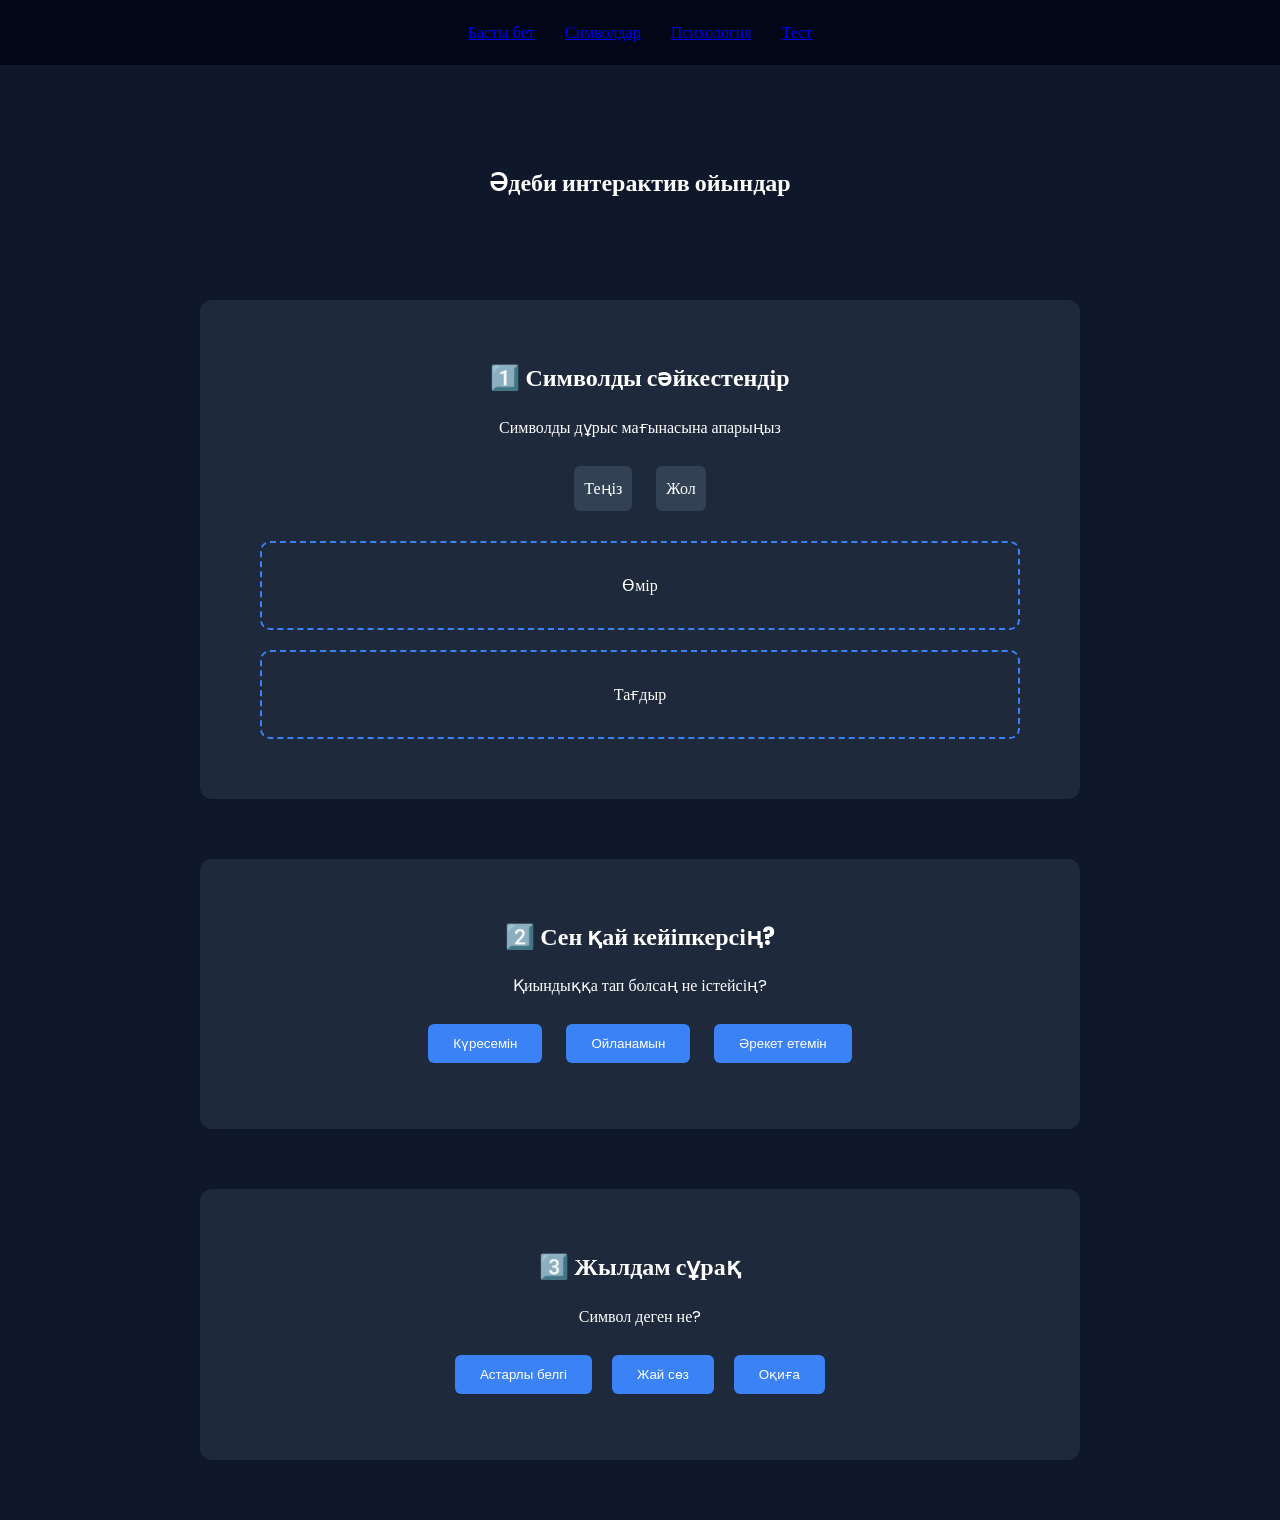
<file: games.html>
<!DOCTYPE html>
<html lang="kk">

<head>

<meta charset="UTF-8">
<title>Әдеби ойындар</title>

<link href="https://fonts.googleapis.com/css2?family=Poppins:wght@300;500;700&display=swap" rel="stylesheet">

<style>

body{
font-family:Poppins;
background:#0f172a;
color:white;
margin:0;
text-align:center;
}

nav{
display:flex;
justify-content:center;
gap:30px;
padding:20px;
background:#020617;
}

section{
padding:80px 10%;
}

.game{
background:#1e293b;
padding:40px;
border-radius:12px;
max-width:800px;
margin:auto;
margin-bottom:60px;
}

button{
padding:12px 25px;
margin:10px;
border:none;
border-radius:6px;
background:#3b82f6;
color:white;
cursor:pointer;
}

button:hover{
background:#2563eb;
}

.dropzone{
border:2px dashed #3b82f6;
padding:30px;
margin:20px;
border-radius:10px;
}

.symbol{
background:#334155;
padding:10px;
margin:10px;
display:inline-block;
cursor:grab;
border-radius:6px;
}

</style>

</head>

<body>

<nav>

<a href="index.html">Басты бет</a>
<a href="symbols.html">Символдар</a>
<a href="psychology.html">Психология</a>
<a href="quiz.html">Тест</a>

</nav>

<section>

<h1>Әдеби интерактив ойындар</h1>

</section>

<!-- DRAG DROP -->

<section class="game">

<h2>1️⃣ Символды сәйкестендір</h2>

<p>Символды дұрыс мағынасына апарыңыз</p>

<div>

<div class="symbol" draggable="true" ondragstart="drag(event)" id="sea">
Теңіз
</div>

<div class="symbol" draggable="true" ondragstart="drag(event)" id="road">
Жол
</div>

</div>

<div class="dropzone" ondrop="drop(event)" ondragover="allowDrop(event)" id="life">
Өмір
</div>

<div class="dropzone" ondrop="drop(event)" ondragover="allowDrop(event)" id="fate">
Тағдыр
</div>

<p id="dragResult"></p>

</section>

<!-- ПСИХОЛОГИЯ ТЕСТ -->

<section class="game">

<h2>2️⃣ Сен қай кейіпкерсің?</h2>

<p>Қиындыққа тап болсаң не істейсің?</p>

<button onclick="result('Сен Сантьяго типіндегі кейіпкерсің – табанды және батыл.')">
Күресемін
</button>

<button onclick="result('Сен ойшыл кейіпкерсің – көп ойланатын тұлға.')">
Ойланамын
</button>

<button onclick="result('Сен батыр кейіпкерсің – қиындықты жеңесің.')">
Әрекет етемін
</button>

<p id="heroResult"></p>

</section>

<!-- ҰПАЙ ОЙЫНЫ -->

<section class="game">

<h2>3️⃣ Жылдам сұрақ</h2>

<p id="q"></p>

<div id="answers"></div>

<p id="score"></p>

</section>

<script>

/* drag drop */

function allowDrop(ev){
ev.preventDefault();
}

function drag(ev){
ev.dataTransfer.setData("text", ev.target.id);
}

function drop(ev){

ev.preventDefault();

let data = ev.dataTransfer.getData("text");

let result=document.getElementById("dragResult");

if(data==="sea" && ev.target.id==="life"){
result.innerText="Дұрыс!";
}

else if(data==="road" && ev.target.id==="fate"){
result.innerText="Дұрыс!";
}

else{
result.innerText="Қате, қайта көріңіз.";
}

}

/* психология */

function result(text){
document.getElementById("heroResult").innerText=text;
}

/* quiz game */

const quiz=[

{q:"Символ деген не?",a:["Астарлы белгі","Жай сөз","Оқиға"],c:0},

{q:"Жол символы нені білдіреді?",a:["Тағдыр","Үй","Қала"],c:0},

{q:"От символы?",a:["Күш","Су","Жол"],c:0}

];

let i=0;
let score=0;

function load(){

let question=quiz[i];

document.getElementById("q").innerText=question.q;

let html="";

question.a.forEach((a,index)=>{

html+=`<button onclick="check(${index})">${a}</button>`;

});

document.getElementById("answers").innerHTML=html;

}

function check(x){

if(x===quiz[i].c){

score++;

alert("Дұрыс");

}else{

alert("Қате");

}

i++;

if(i>=quiz.length){

document.getElementById("q").innerText="Ойын аяқталды";

document.getElementById("score").innerText="Ұпай: "+score;

document.getElementById("answers").innerHTML="";

return;

}

load();

}

load();

</script>

</body>
</html>
</file>
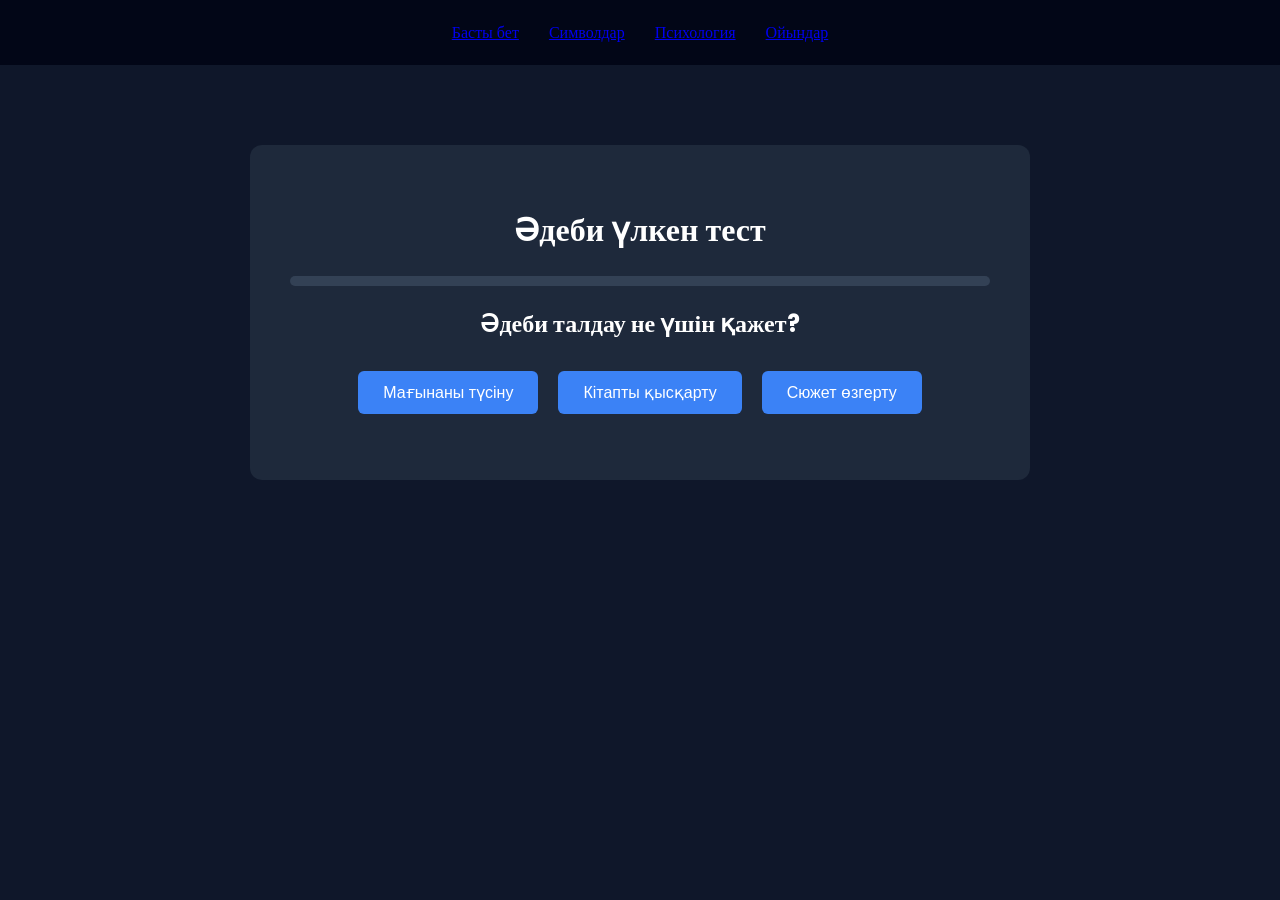
<file: quiz.html>
<!DOCTYPE html>
<html lang="kk">

<head>

<meta charset="UTF-8">
<title>Әдеби үлкен тест</title>

<link href="https://fonts.googleapis.com/css2?family=Poppins:wght@300;500;700&display=swap" rel="stylesheet">

<style>

body{
font-family:Poppins;
background:#0f172a;
color:white;
margin:0;
text-align:center;
}

nav{
display:flex;
justify-content:center;
gap:30px;
padding:20px;
background:#020617;
}

.quiz-container{
max-width:700px;
margin:80px auto;
background:#1e293b;
padding:40px;
border-radius:12px;
}

.progress{
width:100%;
height:10px;
background:#334155;
border-radius:10px;
margin-bottom:20px;
}

.bar{
height:10px;
background:#3b82f6;
width:0%;
border-radius:10px;
}

button{
padding:12px 25px;
margin:10px;
border:none;
border-radius:6px;
background:#3b82f6;
color:white;
cursor:pointer;
font-size:16px;
}

button:hover{
background:#2563eb;
}

</style>

</head>

<body>

<nav>

<a href="index.html">Басты бет</a>
<a href="symbols.html">Символдар</a>
<a href="psychology.html">Психология</a>
<a href="games.html">Ойындар</a>

</nav>

<div class="quiz-container">

<h1>Әдеби үлкен тест</h1>

<div class="progress">
<div class="bar" id="bar"></div>
</div>

<h2 id="question"></h2>

<div id="answers"></div>

<p id="feedback"></p>

<button id="nextBtn" onclick="next()" style="display:none;">Келесі</button>

<p id="result"></p>

</div>

<script>

const questions=[

{q:"Символ деген не?",a:["Астарлы белгі","Жай сөз","Оқиға"],c:0},

{q:"Әдеби символ не үшін қолданылады?",a:["Мағынаны тереңдету","Кейіпкер қосу","Сюжет өзгерту"],c:0},

{q:"Жол символы нені білдіреді?",a:["Тағдыр","Қала","Үй"],c:0},

{q:"От символы нені білдіреді?",a:["Күш","Су","Жол"],c:0},

{q:"Әдеби кейіпкер психологиясы нені зерттейді?",a:["Мінез","Киім","Жасы"],c:0},

{q:"Жалғыз кейіпкер деген кім?",a:["Ішкі күресі бар тұлға","Көп досы бар","Күлкілі кейіпкер"],c:0},

{q:"Теңіз көбіне нені білдіреді?",a:["Өмір","Қала","Үй"],c:0},

{q:"Әдеби талдау не үшін қажет?",a:["Мағынаны түсіну","Кітапты қысқарту","Сюжет өзгерту"],c:0},

{q:"Символ көбіне қалай беріледі?",a:["Астарлы түрде","Тікелей","Кездейсоқ"],c:0},

{q:"Кейіпкер мінезі қалай ашылады?",a:["Әрекет арқылы","Киім арқылы","Жасы арқылы"],c:0}

];

let shuffled = questions.sort(()=>0.5-Math.random());

let current=0;
let score=0;

function load(){

let q=shuffled[current];

document.getElementById("question").innerText=q.q;

let html="";

q.a.forEach((a,i)=>{

html+=`<button onclick="check(${i})">${a}</button>`;

});

document.getElementById("answers").innerHTML=html;

document.getElementById("feedback").innerText="";
document.getElementById("nextBtn").style.display="none";

let progress=(current/shuffled.length)*100;

document.getElementById("bar").style.width=progress+"%";

}

function check(i){

let q=shuffled[current];

if(i===q.c){

document.getElementById("feedback").innerText="Дұрыс!";
score++;

}else{

document.getElementById("feedback").innerText="Қате жауап";

}

document.getElementById("nextBtn").style.display="inline-block";

}

function next(){

current++;

if(current>=shuffled.length){

document.getElementById("question").innerText="Тест аяқталды";

document.getElementById("answers").innerHTML="";

document.getElementById("feedback").innerText="";

document.getElementById("nextBtn").style.display="none";

let level="";

if(score>8){
level="Жоғары деңгей";
}
else if(score>5){
level="Орта деңгей";
}
else{
level="Бастапқы деңгей";
}

document.getElementById("result").innerText=
"Нәтиже: "+score+" / "+shuffled.length+" ("+level+")";

document.getElementById("bar").style.width="100%";

return;

}

load();

}

load();

</script>

</body>
</html>
</file>
